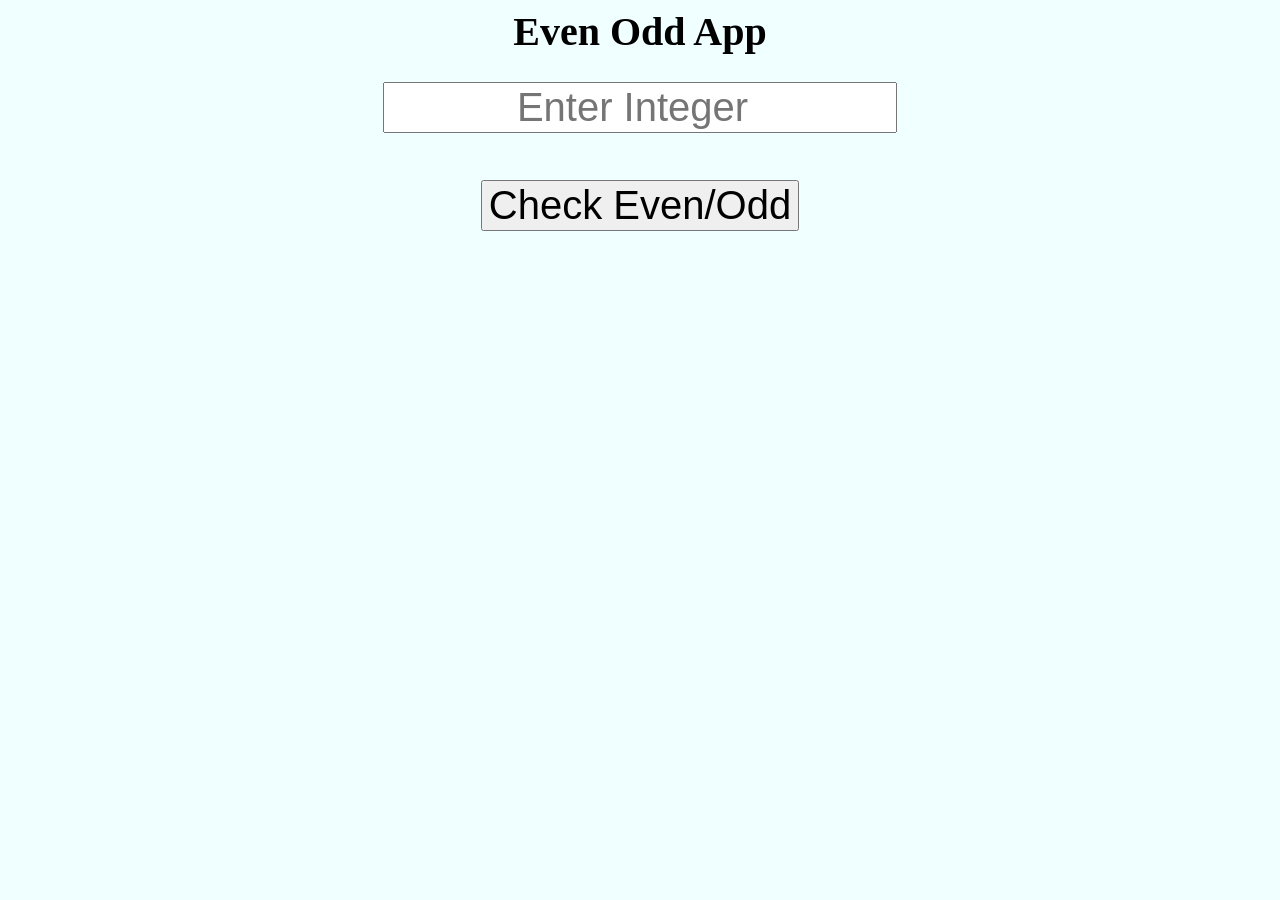
<file: p1_eo_project/client/index.html>
<html>
	<head>
		<title> Even Odd App</title>
		<style>
			*{
				font-size:40px;
				text-align:center;
			}
			body{
				background-color: azure
			}
		</style>
	</head>
	<body>	
		<h1> Even Odd App</h1>
		<form onsubmit="check(event)">
			<input type="number"
			id="num"
			placeholder="Enter Integer"
			/>
			<br></br>
			<input type="submit"
			value="Check Even/Odd"
			/>
		</form>
			<h2 id="msg"></h2>
		<script>
			function check(event){
				event.preventDefault();
				let num = document.getElementById("num");
				let msg = document.getElementById("msg");
		
				if(num.value === ""){
					alert("Please Enter Integer");
					msg.textContent="";
					num.focus();
					return;
				}
				let n = parseInt(num.value);
				let url = "http://localhost:8080/checkeo?num=" +n;
				
				fetch(url)
				.then(res => res.text())
				.then(data => {
					msg.textContent=data;
				})
			
				.catch(err=>{
					msg.textContent="issue" + err;
				});
			}
				

		</script>
	</body>
</html>
</file>
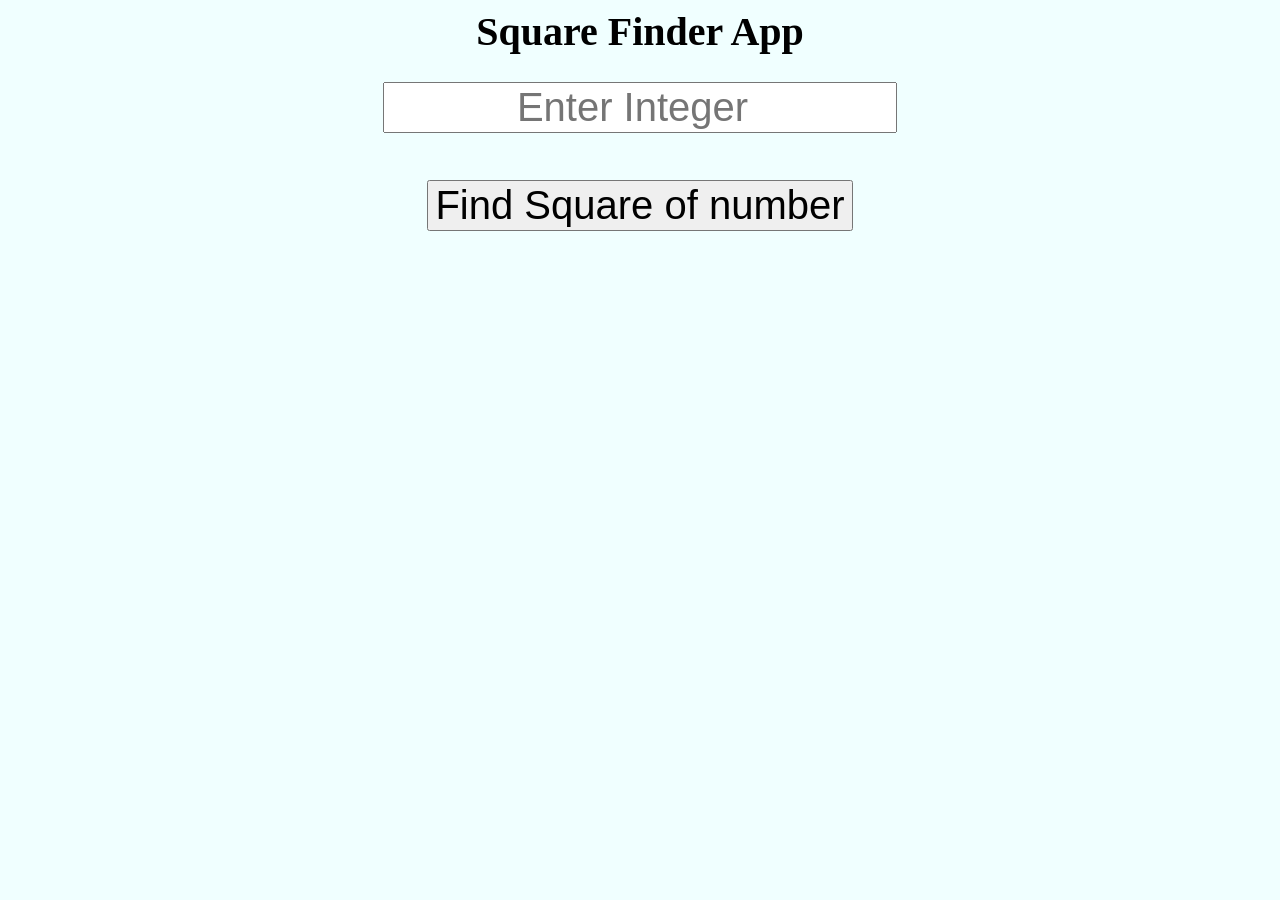
<file: p2_square_project/client/index.html>
<html>
	<head>
		<title> Square Finder App</title>
		<style>
			*{
				font-size:40px;
				text-align:center;
			}
			body{
				background-color: azure
			}
		</style>
	</head>
	<body>	
		<h1> Square Finder App</h1>
		<form onsubmit="square(event)">
			<input type="number"
			id="num"
			step="any"
			placeholder="Enter Integer"
			/>
			<br></br>
			<input type="submit"
			value="Find Square of number"
			/>
		</form>
			<h2 id="msg"></h2>
		<script>
			function square(event){
				event.preventDefault();
				let num = document.getElementById("num");
				let msg = document.getElementById("msg");
		
				if(num.value === ""){
					alert("Please Enter Integer");
					msg.textContent="";
					num.focus();
					return;
				}
				let n = parseFloat(num.value);
				let url = "http://localhost:8080/square?num=" +n;
				
				fetch(url)
				.then(res => res.text())
				.then(data => {
					msg.textContent=data;
				})
			
				.catch(err=>{
					msg.textContent="issue" + err;
				});
			}
		</script>
	</body>
</html>
</file>
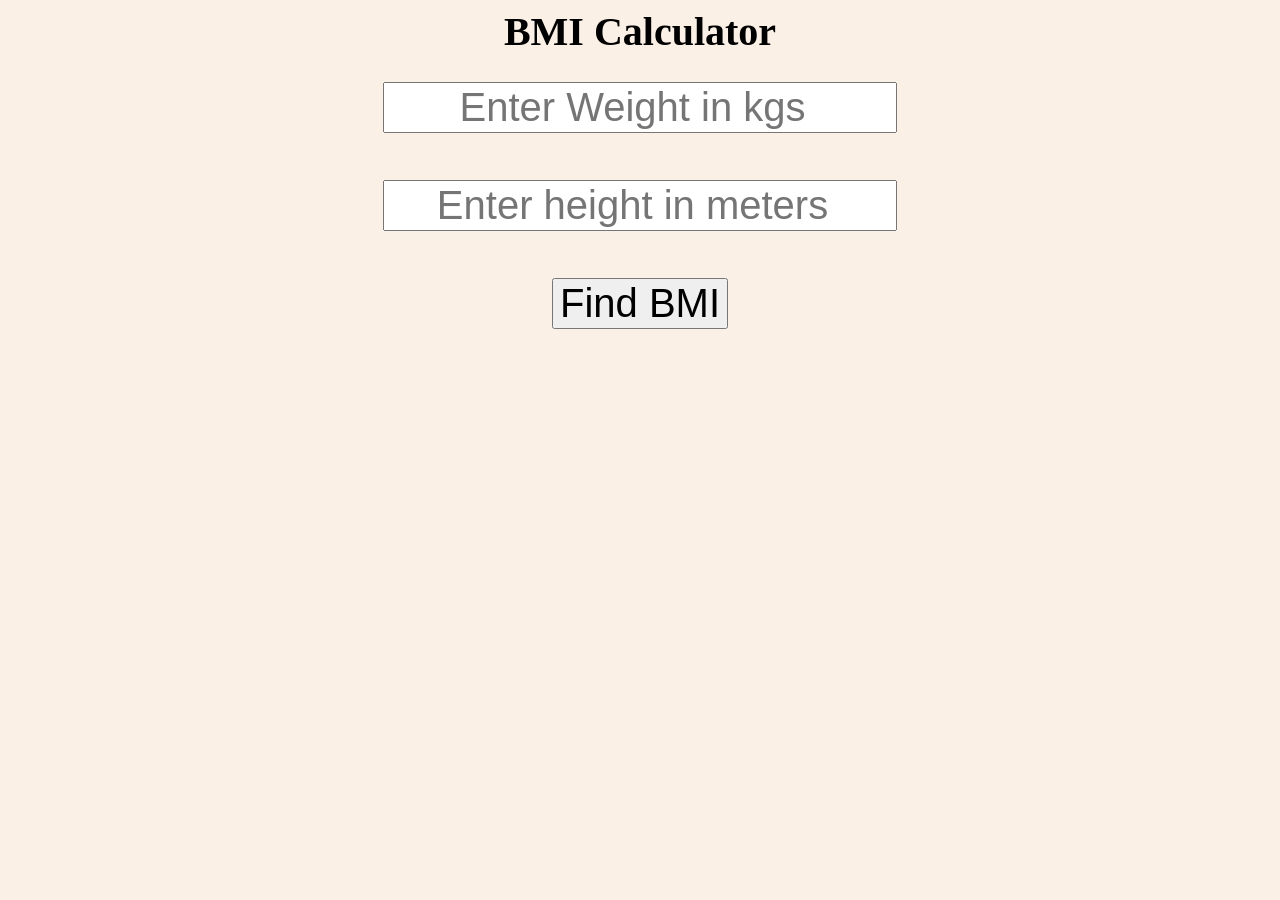
<file: p3_bmi_project/client/index.html>
<html>
	<head>
		<title> BMI Calculator</title>
		<style>
			*{
				font-size:40px;
				text-align:center;
			}
			body{
				background-color: linen;
			}
		</style>
	</head>
	<body>	
		<h1> BMI Calculator</h1>
		<form onsubmit="check(event)">
			<input type="number"
			id="weight"
			step="0.01"
			placeholder="Enter Weight in kgs"
			/>
			<br></br>
			<input type="number"
			id="height"
			step="0.01"
			placeholder="Enter height in meters"
			/>
			<br></br>
			<input type="submit"
			value="Find BMI"
			/>
		</form>
			<h2 id="msg"></h2>
		<script>
			function check(event){
				event.preventDefault();
				let weight = document.getElementById("weight");
				let height = document.getElementById("height");
				let msg = document.getElementById("msg");
		
				if(weight.value === ""){
					alert("Please Enter Weight");
					msg.textContent="";
					num.focus();
					return;
				}
				let w = parseFloat(weight.value);
				if(w<1){
					alert("Please Enter correct weight");
					msg.textContent="";
					weight.focus();
					return;
				}
				if(height.value === ""){
					alert("Please Enter height");
					msg.textContent="";
					num.focus();
					return;
				}
				let h = parseFloat(height.value);
				if(h<1){
					alert("Please Enter correct height");
					msg.textContent="";
					weight.focus();
					return;
				}
				
				let url = "http://localhost:8080/bmi?weight=" + w + "&height=" +h;
				
				fetch(url)
				.then(res => res.text())
				.then(data => {
					msg.textContent=data;
				})
			
				.catch(err=>{
					msg.textContent="issue" + err;
				});
			}
		</script>
	</body>
</html>
</file>
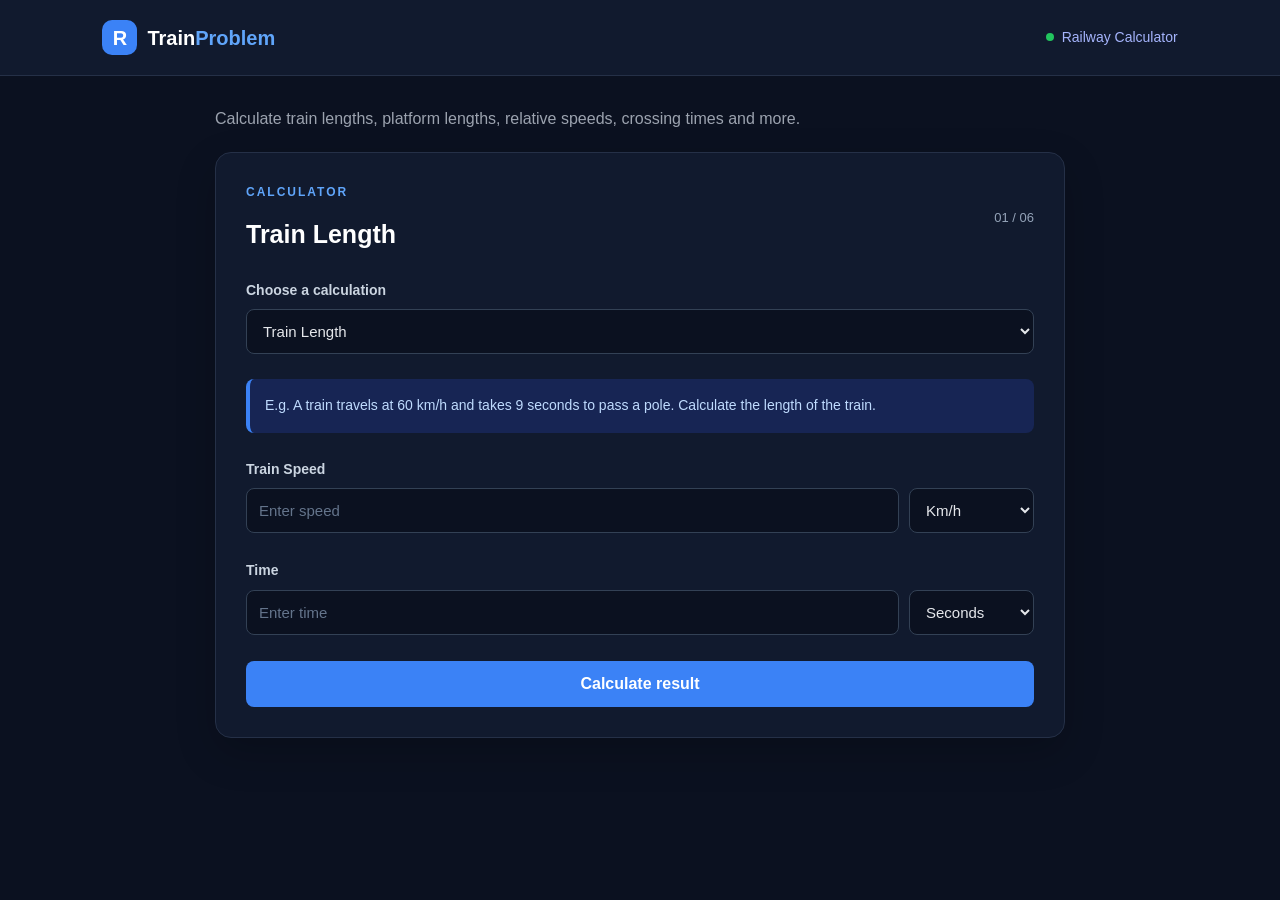
<file: Internhsip/Project 1/client/index.html>
<!DOCTYPE html>
<html lang="en">
	<head>
		<meta charset="UTF-8">
		<meta name="viewport" content="width=device-width, initial-scale=1.0">
		<title>Train Problem Computation</title>
		<link rel="stylesheet" href="style.css">
	</head>

	<body>
		<header class="topbar">
			<a class="brand" href="/">
				<span class="brand-icon">R</span>
				<span>Train<span class="brand-accent">Problem</span></span>
			</a>

			<span class="status">
				<span class="status-dot"></span>
				Railway Calculator
			</span>
		</header>

		<main class="container">
			<section class="intro">
				<p class="subtitle">
					Calculate train lengths, platform lengths, relative speeds,
					crossing times and more.
				</p>
			</section>

			<section class="calculator-card">
				<div class="card-heading">
					<div>
						<p class="eyebrow">CALCULATOR</p>
						<h2 id="calculatorTitle">Train Length</h2>
					</div>

					<span class="calculator-number" id="calculatorNumber">01 / 06</span>
				</div>

				<label for="calculator">Choose a calculation</label>

				<select id="calculator">
					<option value="trainlength">Train Length</option>
					<option value="platformlength">Platform Length</option>
					<option value="relativespeed">Relative Speed</option>
					<option value="traincrossingtime">Train Crossing Time</option>
					<option value="oppositetrainmeet">Meeting Speed Ratio</option>
					<option value="trainspeed">Train Speed</option>
				</select>

				<form id="calculatorForm">
					<div id="fields"></div>

					<button type="submit">Calculate result</button>
				</form>

				<div id="result" hidden>
					<p id="resultText"></p>
				</div>
			</section>
		</main>

		<script src="script.js"></script>
	</body>
</html>
</file>
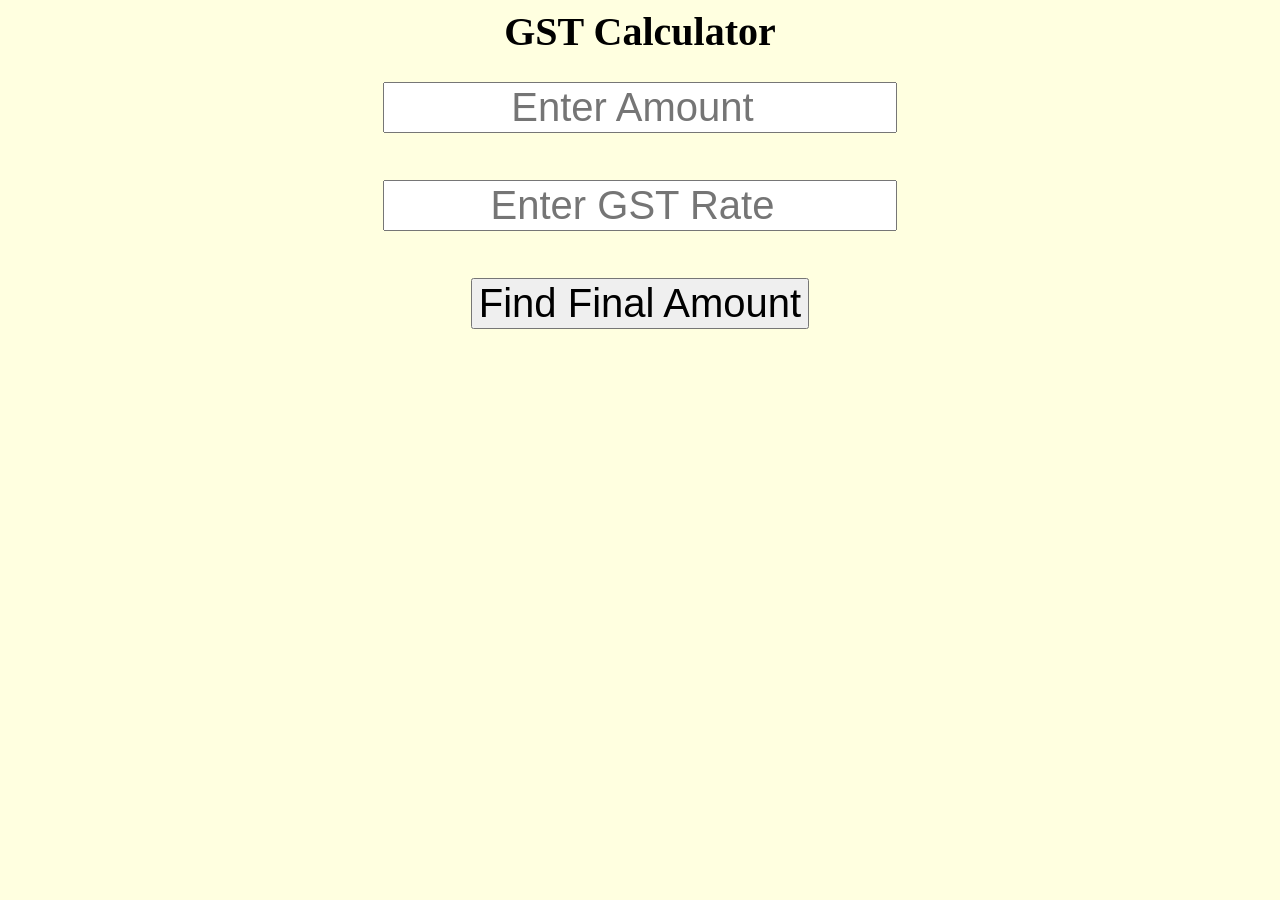
<file: lec2/p3_gstcalci_project/client/index.html>
<html>
	<head>
		<title> GST Calculator Application </title>
		<style>	
			*{
				font-size: 40px;
				text-align: center;
			}
			body{
				background-color: lightyellow;
			}
		</style>
	</head>
	<body>
		
		<h1> GST Calculator </h1>
		<form onsubmit="find(event)">	
			<input type="number"
			step="any"
			id="amt"
			placeholder="Enter Amount"/>
		<br/><br/>
			<input type="number"
			step="any"
			id="gst"
			placeholder="Enter GST Rate"/>
		<br/><br/>
			<input type="submit"
			value="Find Final Amount"/>	
		</form>
		<h2 id="msg"></h2>
		
		<script>
			function find(event){
				event.preventDefault();
				let amt = document.getElementById("amt");
				let gst = document.getElementById("gst");
				let msg = document.getElementById("msg");

				if(amt.value === ""){
					alert("Please Enter Amount");
					msg.textContent="";
					amt.focus();
					return;
				}
				if(parseFloat(amt.value) < 1){
					alert("Amount Should not be less than 1");
					msg.textContent="";
					amt.focus();
					return;
				}
				if(gst.value === ""){
					alert("Enter GST Rate");
					msg.textContent="";
					gst.focus();
					return;
				}
				if(parseFloat(gst.value) < 1){
					alert("GST Should not be less than 1");
					msg.textContent="";
					gst.focus();
					return;
				}
				
				let url = "http://localhost:8080/gstcalci";
				
				let data = {
					amt : parseFloat(amt.value),
					gst : parseFloat(gst.value)
				};
	
				let options = {
					method : "POST",
					headers : {"Content-Type" : "application/json"},
					body : JSON.stringify(data)
				};
				
				fetch(url,options)
				.then(res => res.json())
				.then(data => {
					msg.textContent = data["msg"];
				})
				.catch(err => {
					msg.textContent = "Issue " + err;
				});
			}
		</script>
	</body>
</html>
</file>
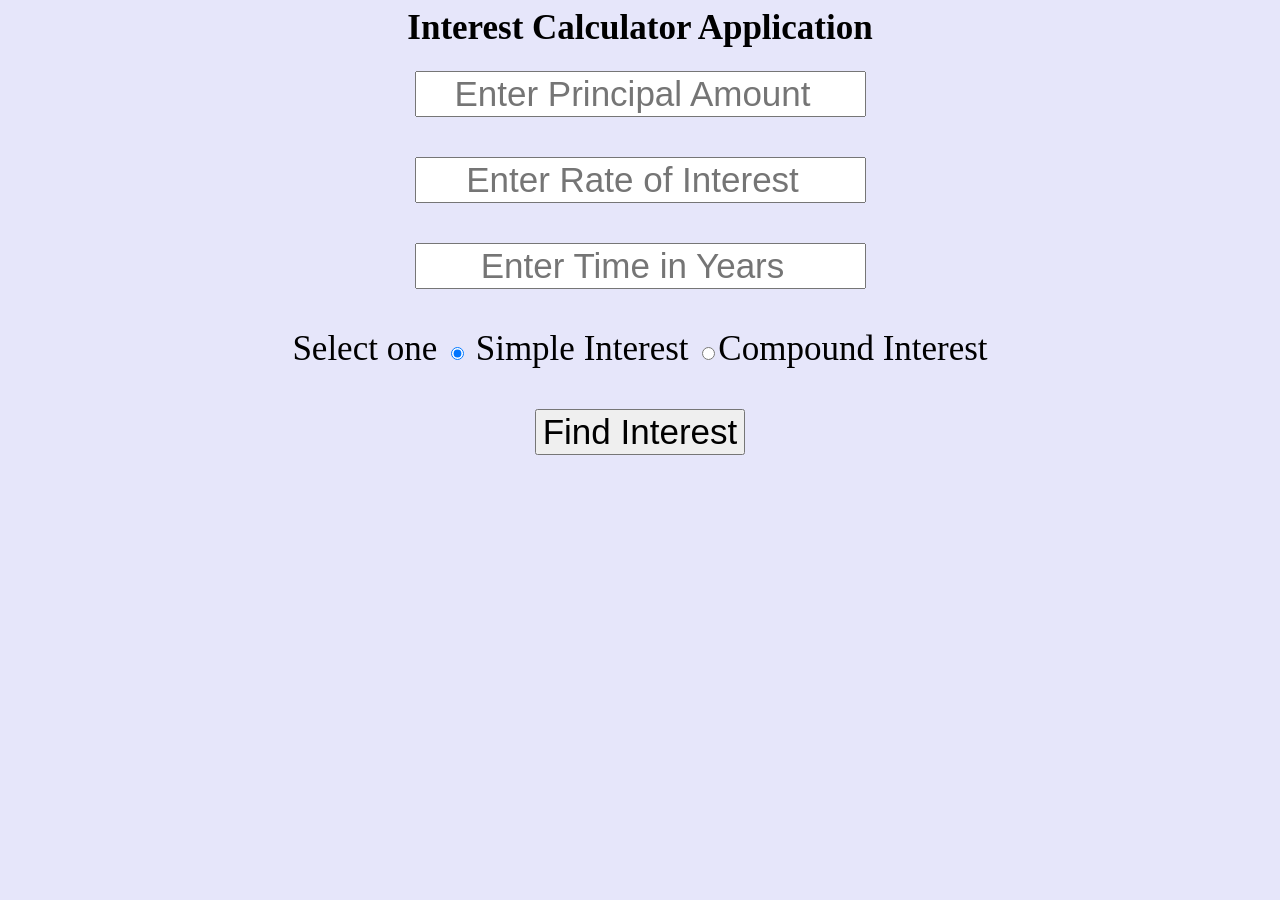
<file: lec2/p4_interestcalci_project/client/index.html>
<html>
	<head>
		<title> Interest Calculator Application</title>
		<style>
			*{
				font-size: 35px;
				text-align: center;
			}
			body{
				background-color: lavender;
			}
		</style>
	</head>
	<body>
		<h1> Interest Calculator Application</h1>
		<form onsubmit="find(event)">
			<input type = "number"
			id = "principal"
			step="any"
			placeholder = "Enter Principal Amount"/>

			<br/><br/>
		
			<input type = "number"
			id = "roi"
			step="any"
			placeholder = "Enter Rate of Interest"/>
			
			</br></br>			
			
			<input type = "number"
			id = "time"
			step="0.1"
			placeholder = "Enter Time in Years"/>
			
			</br></br>
			
			<label> Select one </label>			
			
			<input type = "radio"
				value = "si"
				id = "si"
				name = "choice" checked=true/> Simple Interest
				
	
			<input type = "radio"
				value="ci"
				id = "ci"
				name = "choice"/>Compound Interest
			</br></br>

			<input type = "submit"
				value="Find Interest"/>
		</form>
		<h2 id="msg"></h2>
		
		<script>
			function find(event){
				event.preventDefault();
				let principal = document.getElementById("principal");
				let roi = document.getElementById("roi");
				let time = document.getElementById("time");
				let si = document.getElementById("si");
				let ci = document.getElementById("ci");
				let msg = document.getElementById("msg");

				//amt should not be null
				if(principal.value === ""){
					alert("Please Enter Principal Amount");
					msg.textContent = "";
					principal.focus();
					return;
				}

				//amt should not be lesser than 1000
				if(parseFloat(principal.value) < 1000){
					alert("Principal Amount Should not be less than 1000");
					msg.textContent = "";
					principal.focus();
					return;
				}

				//roi shud not be null
				if(roi.value === ""){
					alert("Please Enter Rate Of Interest");
					msg.textContent = "";
					roi.focus();
					return;
				}

				//roi shoud not be less than 3
				if(parseFloat(roi.value) < 3){
					alert("ROI should not be less than 3%");
					msg.textContent = "";
					roi.focus();
					return;
				}
				
				// time should not be null
				if(time.value === ""){
					alert("Please Enter Time");
					msg.textContent = "";
					time.focus();
					return;	
				}

				//time should be atleast greater than 1 year
				if(parseFloat(time.value) < 1){
					alert("Time Should not be less than 1 year");
					msg.textContent = "";
					time.focus();
					return;
				}
				
				let choice = "";
				if(si.checked){
					choice = "si";
				}
				else{
					choice = "ci";
				}

				let url = "http://localhost:8080/interest";
	
				let data = {
					principal : Number(principal.value),
					roi : Number(roi.value),
					time : Number(time.value),
					choice : choice
				};
				
				let options = {
					method : "POST",
					headers : {"Content-Type" : "application/json"},
					body : JSON.stringify(data)
				};				

				fetch(url,options)
				.then(res => res.json())
				.then(data => {
					msg.textContent = data["msg"];
				})
				.catch(err => {
					msg.textContent = "Issue: " + err;	
				});
			}
		</script>
	</body>
</html>
</file>
<file: Internhsip/Project 1/client/style.css>
* {
	box-sizing: border-box;
	margin: 0;
	padding: 0;
}

body {
	font-family: Arial, sans-serif;
	background: #0b1120;
	color: #e5e7eb;
	line-height: 1.6;
}

.topbar {
	display: flex;
	justify-content: space-between;
	align-items: center;
	padding: 20px 8%;
	border-bottom: 1px solid #253047;
	background: #111a2e;
}

.brand {
	display: flex;
	align-items: center;
	gap: 10px;
	color: #ffffff;
	text-decoration: none;
	font-size: 20px;
	font-weight: bold;
}

.brand-icon {
	display: flex;
	align-items: center;
	justify-content: center;
	width: 35px;
	height: 35px;
	border-radius: 10px;
	background: #3b82f6;
	color: white;
}

.brand-accent {
	color: #60a5fa;
}

.status {
	display: flex;
	align-items: center;
	gap: 8px;
	font-size: 14px;
	color: #a5b4fc;
}

.status-dot {
	width: 8px;
	height: 8px;
	border-radius: 50%;
	background: #22c55e;
}

.container {
	width: 90%;
	max-width: 850px;
	margin: 30px auto;
}

.intro {
	margin-bottom: 20px;
}

.eyebrow {
	color: #60a5fa;
	font-size: 12px;
	font-weight: bold;
	letter-spacing: 2px;
	margin-bottom: 12px;
}

.subtitle {
	color: #9ca3af;
	font-size: 16px;
	max-width: 600px;
}

.calculator-card {
	background: #111a2e;
	border: 1px solid #253047;
	border-radius: 16px;
	padding: 30px;
	box-shadow: 0 15px 40px rgba(0, 0, 0, 0.2);
}

.card-heading {
	display: flex;
	justify-content: space-between;
	align-items: center;
	gap: 15px;
	margin-bottom: 25px;
}

.card-heading h2 {
	color: #ffffff;
	font-size: 25px;
}

.calculator-number {
	color: #94a3b8;
	font-size: 13px;
	white-space: nowrap;
}

label {
	display: block;
	margin-bottom: 8px;
	color: #cbd5e1;
	font-size: 14px;
	font-weight: bold;
}

#calculator {
	width: 100%;
	margin-bottom: 25px;
}

input,
select {
	width: 100%;
	padding: 12px;
	border: 1px solid #334155;
	border-radius: 8px;
	background: #0b1120;
	color: #e5e7eb;
	font-size: 15px;
	outline: none;
	margin-bottom: 18px;
}

input:focus,
select:focus {
	border-color: #60a5fa;
	box-shadow: 0 0 0 2px rgba(96, 165, 250, 0.15);
}

input::placeholder {
	color: #64748b;
}

/* Remove number input arrows */

input[type="number"]::-webkit-inner-spin-button,
input[type="number"]::-webkit-outer-spin-button {
	-webkit-appearance: none;
	margin: 0;
}

input[type="number"] {
	-moz-appearance: textfield;
	appearance: textfield;
}

/* Question statement */

.question-box {
	background: #172554;
	border-left: 4px solid #3b82f6;
	padding: 15px;
	border-radius: 8px;
	color: #bfdbfe;
	font-size: 14px;
	line-height: 1.7;
	margin-bottom: 25px;
}

/* Input and unit dropdown side by side */

.input-row {
	display: flex;
	align-items: stretch;
	gap: 10px;
	margin-bottom: 8px;
	width: 100%;
}

.input-row input {
	flex: 1;
	min-width: 0;
	width: 0;
	margin-bottom: 18px;
}

.input-row select {
	width: 125px;
	flex-shrink: 0;
	margin-bottom: 18px;
}

button {
	width: 100%;
	padding: 14px;
	border: none;
	border-radius: 8px;
	background: #3b82f6;
	color: #ffffff;
	font-size: 16px;
	font-weight: bold;
	cursor: pointer;
	transition: background 0.2s;
}

button:hover {
	background: #2563eb;
}

#result {
	margin-top: 25px;
	padding: 18px;
	border: 1px solid #2563eb;
	border-radius: 10px;
	background: #172554;
	color: #bfdbfe;
	overflow-wrap: anywhere;
}

#result p {
	font-size: 16px;
}

@media (max-width: 600px) {
	.topbar {
		padding: 15px 5%;
	}

	.brand {
		font-size: 17px;
	}

	.status {
		font-size: 11px;
	}

	.container {
		width: 92%;
		margin: 30px auto;
	}

	.calculator-card {
		padding: 20px;
	}

	.card-heading h2 {
		font-size: 21px;
	}

	.input-row {
		gap: 8px;
	}

	.input-row select {
		width: 110px;
		font-size: 13px;
		padding: 12px 6px;
	}
}
</file>
